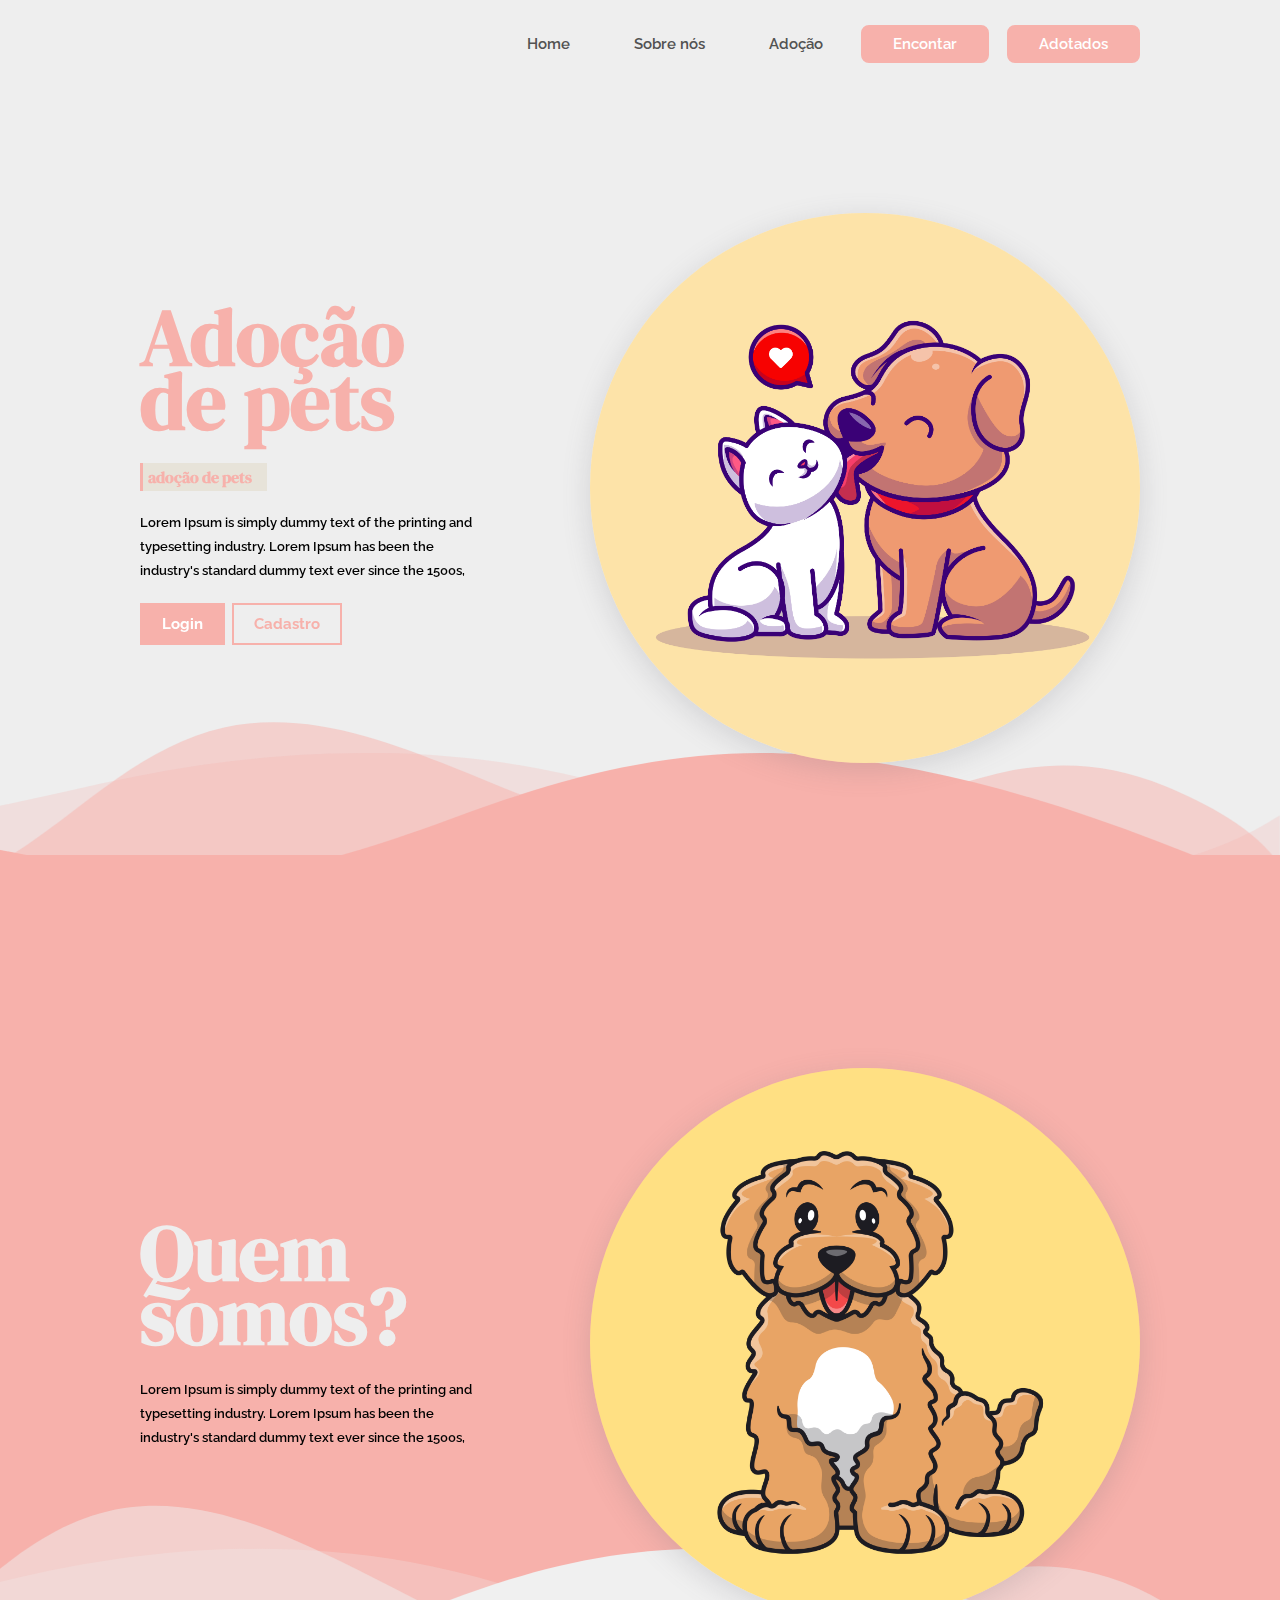
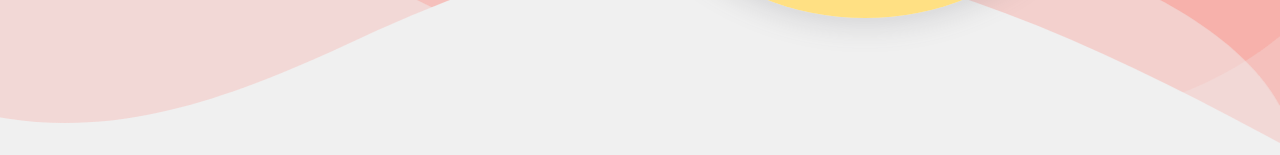
<file: home-main/ado.pet/index.html>
<!DOCTYPE html>
<html lang="en">
<head>
    <meta charset="UTF-8">
    <meta http-equiv="X-UA-Compatible" content="IE=edge">
    <meta name="viewport" content="width=device-width, initial-scale=1.0">
    <title>Adopet</title>
    <link rel="stylesheet" href="style.css">
    <script src="./script.js"></script>
</head>
<body>
    <!-- Main Page -->
    <main>
    <section class="container">
        <nav class="navbar">
            <a href="#" class="logo"></a>
            <div class="hamburger">
                <span class="bar"></span>
                <span class="bar"></span>
                <span class="bar"></span>
            </div>
            <ul class="links" type="none">
                <a href="#">
                    <li class="link">Home</li>
                </a>
                <a href="#sobre">
                    <li class="link">Sobre nós</li>
                </a>
                <a href="#">
                    <li class="link">Adoção</li>
                </a>
                <a href="#">
                    <li class="link contact">Encontar</li>
                </a>
                <a href="#">
                    <li class="link contact">Adotados</li>
                </a>
            </ul>
        </nav>
        
        <div class="home">
            <div class="left">
                <h2 class="title">
                    Adoção <br> de pets
                </h2>
                <p class="highlight">
                    adoção de pets
                </p>
                <p class="description">
                    Lorem Ipsum is simply dummy text of the printing and typesetting industry. Lorem Ipsum has been the industry's standard dummy text ever since the 1500s,
                </p>
                <div class="btn-box">
                    <button>Login</button>
                    <button>Cadastro</button>
                </div>
            </div>
            <div class="right">
                <img src="./img/5900_10_02.jpg" alt="">
            </div>
        </div>
        <div class="custom-shape-divider-bottom-1686140736">
            <svg data-name="Layer 1" xmlns="http://www.w3.org/2000/svg" viewBox="0 0 1200 120" preserveAspectRatio="none">
                <path d="M0,0V46.29c47.79,22.2,103.59,32.17,158,28,70.36-5.37,136.33-33.31,206.8-37.5C438.64,32.43,512.34,53.67,583,72.05c69.27,18,138.3,24.88,209.4,13.08,36.15-6,69.85-17.84,104.45-29.34C989.49,25,1113-14.29,1200,52.47V0Z" opacity=".25" class="shape-fill"></path>
                <path d="M0,0V15.81C13,36.92,27.64,56.86,47.69,72.05,99.41,111.27,165,111,224.58,91.58c31.15-10.15,60.09-26.07,89.67-39.8,40.92-19,84.73-46,130.83-49.67,36.26-2.85,70.9,9.42,98.6,31.56,31.77,25.39,62.32,62,103.63,73,40.44,10.79,81.35-6.69,119.13-24.28s75.16-39,116.92-43.05c59.73-5.85,113.28,22.88,168.9,38.84,30.2,8.66,59,6.17,87.09-7.5,22.43-10.89,48-26.93,60.65-49.24V0Z" opacity=".5" class="shape-fill"></path>
                <path d="M0,0V5.63C149.93,59,314.09,71.32,475.83,42.57c43-7.64,84.23-20.12,127.61-26.46,59-8.63,112.48,12.24,165.56,35.4C827.93,77.22,886,95.24,951.2,90c86.53-7,172.46-45.71,248.8-84.81V0Z" class="shape-fill"></path>
            </svg>
        </div>
    </div>
    </section>
</main>
    <section class="container2">
        <div class="home2">
        <div id="sobre">
            <div class="left2">
                <h2 class="title2">
                    Quem<br> somos?
                </h2>
                <p class="description">
                    Lorem Ipsum is simply dummy text of the printing and typesetting industry. Lorem Ipsum has been the industry's standard dummy text ever since the 1500s,
                </p>
            </div>
        </div>
        <div class="right2">
            <img src="./img/2069.jpg" alt="">
        </div>
    </div>
    <div class="custom-shape-divider-bottom-1686141920">
        <svg data-name="Layer 1" xmlns="http://www.w3.org/2000/svg" viewBox="0 0 1200 120" preserveAspectRatio="none">
            <path d="M0,0V46.29c47.79,22.2,103.59,32.17,158,28,70.36-5.37,136.33-33.31,206.8-37.5C438.64,32.43,512.34,53.67,583,72.05c69.27,18,138.3,24.88,209.4,13.08,36.15-6,69.85-17.84,104.45-29.34C989.49,25,1113-14.29,1200,52.47V0Z" opacity=".25" class="shape-fill"></path>
            <path d="M0,0V15.81C13,36.92,27.64,56.86,47.69,72.05,99.41,111.27,165,111,224.58,91.58c31.15-10.15,60.09-26.07,89.67-39.8,40.92-19,84.73-46,130.83-49.67,36.26-2.85,70.9,9.42,98.6,31.56,31.77,25.39,62.32,62,103.63,73,40.44,10.79,81.35-6.69,119.13-24.28s75.16-39,116.92-43.05c59.73-5.85,113.28,22.88,168.9,38.84,30.2,8.66,59,6.17,87.09-7.5,22.43-10.89,48-26.93,60.65-49.24V0Z" opacity=".5" class="shape-fill"></path>
            <path d="M0,0V5.63C149.93,59,314.09,71.32,475.83,42.57c43-7.64,84.23-20.12,127.61-26.46,59-8.63,112.48,12.24,165.56,35.4C827.93,77.22,886,95.24,951.2,90c86.53-7,172.46-45.71,248.8-84.81V0Z" class="shape-fill"></path>
        </svg>
    </div>
</section>

<footer>
    <ul class="social_icon">

    </ul>
</footer>
</body>
</html>
</file>
<file: home-main/ado.pet/style.css>
@import url('https://fonts.googleapis.com/css2?family=DM+Serif+Display&family=Raleway:wght@400;500;600&display=swap');


*{
    margin: 0;
    padding: 0;
    box-sizing: border-box;
    font-family: 'Raleway', sans-serif;
}

body{
    margin: 0px;
    padding: 0px;
}

main{
    height: 95vh;
    width: 100%;
    background-image: linear-gradient(45deg);
}



/* onda rosa */

.custom-shape-divider-bottom-1686140736 {
    position: absolute;
    bottom: 0;
    left: 0;
    width: 100%;
    overflow: hidden;
    line-height: 0;
    transform: rotate(180deg);
}

.custom-shape-divider-bottom-1686140736 svg {
    position: relative;
    display: block;
    width: calc(179% + 1.3px);
    height: 194px;
    transform: rotateY(180deg);
}

.custom-shape-divider-bottom-1686140736 .shape-fill {
    fill: #F7B1AB;
}

/* onda cinza */

.custom-shape-divider-bottom-1686141920 {
    position: absolute;
    bottom: 0;
    left: 0;
    width: 100%;
    overflow: hidden;
    line-height: 0;
    transform: rotate(180deg);
}

.custom-shape-divider-bottom-1686141920 svg {
    position: relative;
    display: block;
    width: calc(200% + 1.3px);
    height: 272px;
    transform: rotateY(180deg);
}

.custom-shape-divider-bottom-1686141920 .shape-fill {
    fill: #F0F0F0;
}


/* .logo{
    font-size: 30px;
    font-weight: 500;
    font-family: 'DM Serif Display', serif;
    color: #F7B1AB;
    text-decoration: none;
} */

 .container{
    width: 100%;
    height: 100vh;
    position: relative;
    background-color: #eee;
}

.container2{
    width: 100%;
    height: 100vh;
    position: relative;
    background-color: #F7B1AB;
}

a{
    text-decoration: none;
    color: inherit;
}

.navbar{
    width: 1000px;
    margin: auto;
    padding: 25px 0;
    display: flex;
    align-items: center;
    justify-content: space-between;
}

.bar{
    display: block;
    width: 25px;
    height: 3px;
    margin:5px auto;
    background-color: black;
    transition: all 0.3s linear;
}
.hamburger{
    cursor: pointer;
    display: none;
}

.links{
    display: flex;
    align-items: center;
    justify-content: center;
    z-index: 2;
}

.links a{
    margin-left: 12px;
}

.link{
    font-size: 15px;
    font-weight: 600;
    padding: 8px 26px;
    border-radius: 8px;
    transition: 0.3s linear;
    color: #525252;
}

.link:hover{
    background-color:#F7B1AB ;
    color: white;
}

.links a:last-child{
    margin-left: 18px;
}

.contact{
    color: white;
    background-color: #F7B1AB;
    padding-inline: 30px;
    border: 2px solid #F7B1AB;
}

.contact:hover{
    background-color: transparent;
    color:#F7B1AB
}

.right{
    width: 550px;
}

.right img{
    width: 100%;
    border-radius: 300px;
    box-shadow: rgba(100, 100, 111, 0.2) 0px 7px 29px 0px;
}


.right2{
    width: 550px;
}

.right2 img{
    width: 100%;
    border-radius: 300px;
    box-shadow: rgba(100, 100, 111, 0.2) 0px 7px 29px 0px;
}

.home{
    width: 1000px;
    margin: auto;
    display: flex;
    align-items: center;
    justify-content: space-between;
    margin-top: 40px;
    position: absolute;
    top: 50%;
    left: 50%;
    transform: translate(-50%,-50%);
    z-index: 1;
}

.home2{
    width: 1000px;
    margin: auto;
    display: flex;
    align-items: center;
    justify-content: space-between;
    margin-top: 40px;
    position: absolute;
    top: 50%;
    left: 50%;
    transform: translate(-50%,-50%);
    z-index: 1;
}

.left{
    width: 350px;
}

.left2{
    width: 350px;
}

.title, .highlight{
    font-family: 'DM Serif Display', serif;
}

.title{
    color: #F7B1AB;
    font-size: 80px;
    line-height: 64px;
    margin-bottom: 30px;
}


.title2{
    font-family: 'DM Serif Display', serif;
}

.title2{
    color: #eee;
    font-size: 80px;
    line-height: 64px;
    margin-bottom: 30px;
}

.highlight{
    background-color: #e7e3d9;
    display: inline-block;
    color: #F7B1AB;
    padding:3px 15px 3px 5px ;
    font-weight: bold;
    font-size: 16px;
    border-left: 3px solid #F7B1AB;
    margin-bottom: 20px;
}

.description{
    font-size: 13px;
    line-height: 24px;
    font-weight: 600;
    margin-bottom: 20px;
}

.btn-box button{
    background-color: #F7B1AB;
    border: 2px solid #F7B1AB;
    color: white;
    font-weight: bold;
    font-size: 15px;
    padding: 10px 20px;
    cursor: pointer;
    transition: all 0.3s linear;
    margin-bottom: 30px;
}

.btn-box button:last-child{
    background-color: transparent;
    color: #F7B1AB;
    margin-left: 3px;
}

.btn-box button:hover{
    transform: scale(1.04);
}

.links.active{
    height: 300px;
}

.hamburger.active.bar:nth-child(2){
    opacity: 0;
}

.hamburger.active .bar:nth-child(2){
    transform: translateY(-8px) rotate(-45deg);
}

@media screen and (max-width:1040px){
    .navbar{
        padding: 25px 20px;
    }
    .home{
        padding-inline: 20px;
    }
    
}

@media screen and (max-width:1000px){
    .container{
        height: 150vh;
    }
    .navbar{
        width: 100%;
        padding-inline: 35px;
    }
    .home{
        width: 100%;
        align-items: center;
        flex-direction: column-reverse;
        margin-top: 45px;
    }
    .right{
        width: 600px;
        height: 420px;
        overflow: hidden;
        margin-bottom: 30px;
    }
    .hamburger{
        display: block;
    }
    .links{
        position: absolute;
        top:95px;
        left: 0;
        background-color: #fefefe;
        width: 100%;
        height: 400px;
        flex-direction: column;
        overflow: hidden;
        transition: 0.5s linear;
    }
    .links a{
        margin: 4px 0;
        margin-left: 0px;
    }
     .links a:last-child{
        margin-left: 0;
     }
}

@media screen and (max-width:620px){
    .container{
        height: 130vh;
    }
    .right, .left , .description{
        width: 100%;
    }
    .right{
        height: auto;
        margin-bottom: 15px;
    }

}
</file>
